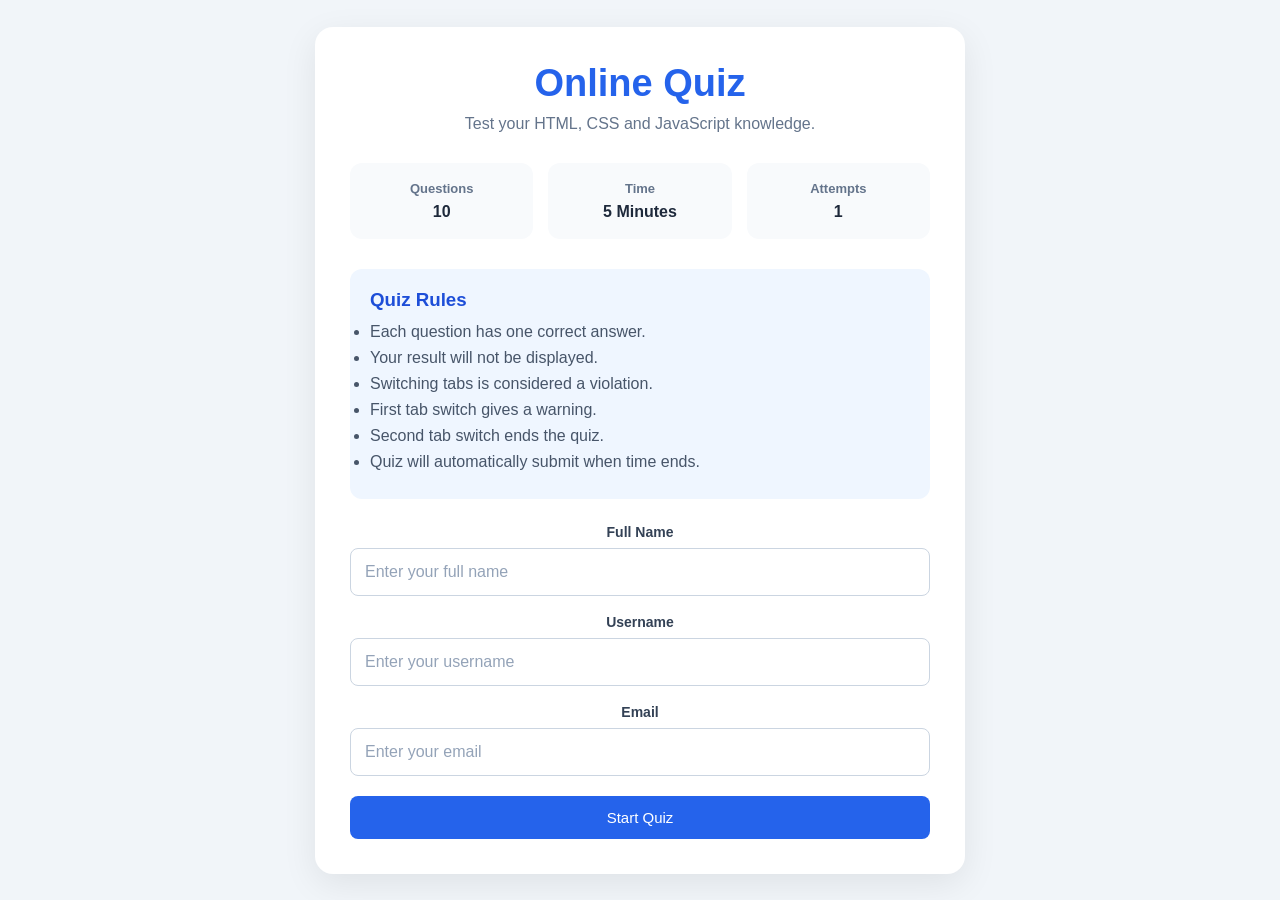
<file: index.html>
<!DOCTYPE html>
<html lang="en">
<head>
    <meta charset="UTF-8">
    <meta name="viewport" content="width=device-width, initial-scale=1.0">
    <title>Online Quiz</title>

    <link rel="stylesheet" href="style.css">
</head>

<body>

    <!-- =========================
         START SCREEN
    ========================== -->

    <div id="startScreen" class="screen">

        <div class="card start-card">

            <h1>Online Quiz</h1>

            <p class="subtitle">
                Test your HTML, CSS and JavaScript knowledge.
            </p>

            <div class="quiz-info">

                <div>
                    <strong>Questions</strong>
                    <span>10</span>
                </div>

                <div>
                    <strong>Time</strong>
                    <span>5 Minutes</span>
                </div>

                <div>
                    <strong>Attempts</strong>
                    <span>1</span>
                </div>

            </div>

            <div class="rules">

                <h3>Quiz Rules</h3>

                <ul>
                    <li>Each question has one correct answer.</li>
                    <li>Your result will not be displayed.</li>
                    <li>Switching tabs is considered a violation.</li>
                    <li>First tab switch gives a warning.</li>
                    <li>Second tab switch ends the quiz.</li>
                    <li>Quiz will automatically submit when time ends.</li>
                </ul>

            </div>

           <!-- Student Information -->

<div class="student-form">

    <div class="form-group">

        <label for="studentName">
            Full Name
        </label>

        <input
            type="text"
            id="studentName"
            placeholder="Enter your full name"
            autocomplete="name"
            required
        >

    </div>


    <div class="form-group">

        <label for="username">
            Username
        </label>

        <input
            type="text"
            id="username"
            placeholder="Enter your username"
            autocomplete="username"
            required
        >

    </div>


    <div class="form-group">

        <label for="studentEmail">
            Email
        </label>

        <input
            type="email"
            id="studentEmail"
            placeholder="Enter your email"
            autocomplete="email"
            required
        >

    </div>


    <button
        id="startBtn"
        class="primary-btn"
        type="button"
    >
        Start Quiz
    </button>

</div>

        </div>

    </div>


    <!-- =========================
         QUIZ SCREEN
    ========================== -->

    <div id="quizScreen" class="screen hidden">

        <div class="quiz-wrapper">

            <header class="quiz-header">

                <div>
                    <h2>Online Quiz</h2>

                    <p>
                        Question
                        <span id="currentQuestion">1</span>
                        /
                        <span id="totalQuestions">10</span>
                    </p>
                </div>

                <div class="timer-box">

                    <span>Time Left</span>

                    <strong id="timer">
                        05:00
                    </strong>

                </div>

            </header>


            <!-- Warning -->

            <div id="warningBox" class="warning-box hidden">

                <strong>⚠️ Anti-Cheating Warning</strong>

                <p id="warningMessage">
                    Please stay on the quiz page.
                </p>

            </div>


            <!-- Progress -->

            <div class="progress-container">

                <div
                    id="progressBar"
                    class="progress-bar">
                </div>

            </div>


            <!-- Question -->

            <main class="question-card">

                <div class="question-header">

                    <span id="questionBadge">
                        Question 1
                    </span>

                </div>

                <h2 id="questionText">
                    Question goes here
                </h2>

                <div id="optionsContainer">

                    <!-- Options generated by JavaScript -->

                </div>

            </main>


            <!-- Navigation -->

            <div class="navigation">

                <button
                    id="previousBtn"
                    class="secondary-btn">
                    Previous
                </button>

                <button
                    id="nextBtn"
                    class="primary-btn">
                    Next
                </button>

            </div>


            <!-- Question Navigator -->

            <div class="question-navigation">

                <h3>Questions</h3>

                <div id="questionNumbers">
                    <!-- Generated by JS -->
                </div>

            </div>

        </div>

    </div>


    <!-- =========================
         SUBMITTED SCREEN
    ========================== -->

    <div id="submittedScreen" class="screen hidden">

        <div class="card result-card">

            <div class="success-icon">
                ✓
            </div>

            <h1>Quiz Submitted</h1>

            <p id="submitMessage">
                Your quiz has been submitted successfully.
            </p>

            <p class="private-result">
                Your result will be available to the instructor.
            </p>

        </div>

    </div>


    <!-- =========================
         QUIZ ENDED SCREEN
    ========================== -->

    <div id="endedScreen" class="screen hidden">

        <div class="card result-card danger-card">

            <div class="danger-icon">
                !
            </div>

            <h1>Quiz Terminated</h1>

            <p>
                Your quiz has been ended because of an
                anti-cheating violation.
            </p>

            <p class="private-result">
                Please contact your instructor if you believe
                this happened by mistake.
            </p>

        </div>

    </div>


    <script src="script.js"></script>
    <script src="anticheat.js"></script>

</body>
</html>
</file>
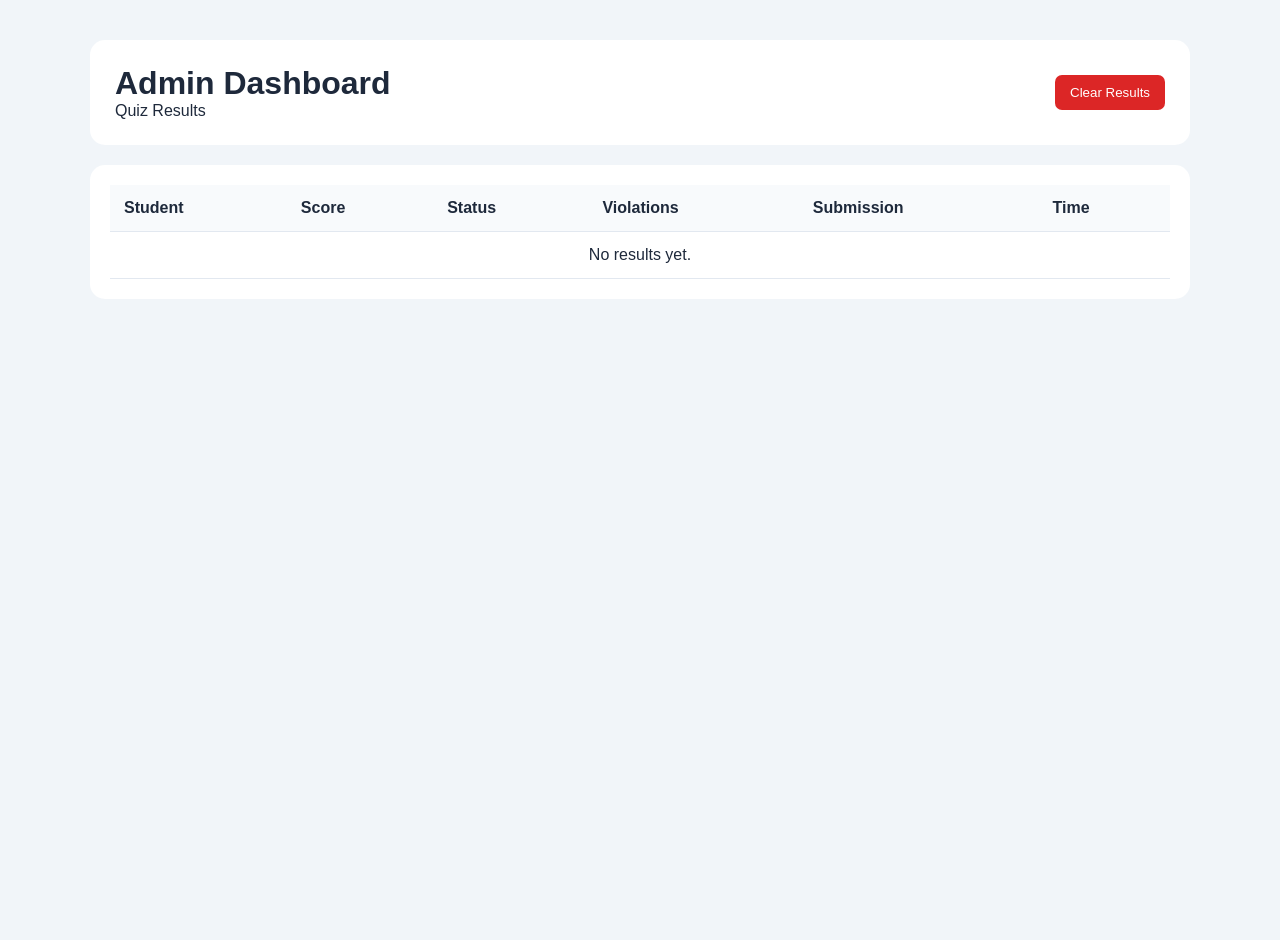
<file: admin.html>
<!DOCTYPE html>
<html lang="en">

<head>

    <meta charset="UTF-8">

    <meta
        name="viewport"
        content="width=device-width, initial-scale=1.0"
    >

    <title>Admin Dashboard</title>

    <link
        rel="stylesheet"
        href="style.css"
    >

    <style>

        .admin-container {
            width: 95%;
            max-width: 1100px;
            margin: 40px auto;
        }

        .admin-header {
            background: white;
            padding: 25px;
            border-radius: 15px;
            margin-bottom: 20px;

            display: flex;
            justify-content: space-between;
            align-items: center;
        }

        .table-container {
            background: white;
            padding: 20px;
            border-radius: 15px;
            overflow-x: auto;
        }

        table {
            width: 100%;
            border-collapse: collapse;
        }

        th,
        td {
            padding: 14px;
            text-align: left;
            border-bottom: 1px solid #e2e8f0;
        }

        th {
            background: #f8fafc;
        }

        .passed {
            color: #16a34a;
            font-weight: bold;
        }

        .failed {
            color: #dc2626;
            font-weight: bold;
        }

        .cheating {
            color: #dc2626;
            font-weight: bold;
        }

        .clear-btn {
            border: none;
            background: #dc2626;
            color: white;
            padding: 10px 15px;
            border-radius: 7px;
            cursor: pointer;
        }

        .clear-btn:hover {
            background: #b91c1c;
        }

    </style>

</head>


<body>

    <div class="admin-container">

        <div class="admin-header">

            <div>

                <h1>Admin Dashboard</h1>

                <p>
                    Quiz Results
                </p>

            </div>

            <button
                class="clear-btn"
                id="clearResults"
            >
                Clear Results
            </button>

        </div>


        <div class="table-container">

            <table>

                <thead>

                    <tr>

                        <th>
                            Student
                        </th>

                        <th>
                            Score
                        </th>

                        <th>
                            Status
                        </th>

                        <th>
                            Violations
                        </th>

                        <th>
                            Submission
                        </th>

                        <th>
                            Time
                        </th>

                    </tr>

                </thead>

                <tbody id="resultsTable">

                </tbody>

            </table>

        </div>

    </div>


    <script>

        const resultsTable =
            document.getElementById(
                "resultsTable"
            );


        function loadResults() {

            const results =
                JSON.parse(
                    localStorage.getItem(
                        "quizResults"
                    )
                ) || [];


            resultsTable.innerHTML = "";


            if (results.length === 0) {

                resultsTable.innerHTML = `

                    <tr>

                        <td
                            colspan="6"
                            style="text-align:center"
                        >
                            No results yet.
                        </td>

                    </tr>

                `;

                return;

            }


            results.forEach(
                function(result) {

                    const row =
                        document.createElement(
                            "tr"
                        );


                    let status = "";

                    let statusClass = "";


                    if (
                        result.reason
                        === "cheating"
                    ) {

                        status =
                            "Quiz Terminated";

                        statusClass =
                            "cheating";

                    } else if (
                        result.reason
                        === "time"
                    ) {

                        status =
                            "Time Expired";

                        statusClass =
                            "failed";

                    } else {

                        status =
                            "Submitted";

                        statusClass =
                            "passed";

                    }


                    row.innerHTML = `

                        <td>
                            ${result.studentName}
                        </td>

                        <td>
                            ${result.score}
                            /
                            ${result.total}
                        </td>

                        <td
                            class="${statusClass}"
                        >
                            ${status}
                        </td>

                        <td>
                            ${result.violations}
                        </td>

                        <td>
                            ${result.reason}
                        </td>

                        <td>
                            ${result.submittedAt}
                        </td>

                    `;


                    resultsTable.appendChild(
                        row
                    );

                }
            );

        }


        document
            .getElementById("clearResults")
            .addEventListener(
                "click",
                function() {

                    const confirmClear =
                        confirm(
                            "Are you sure you want to delete all results?"
                        );


                    if (confirmClear) {

                        localStorage.removeItem(
                            "quizResults"
                        );

                        loadResults();

                    }

                }
            );


        loadResults();

    </script>

</body>

</html>
</file>
<file: style.css>
* {
    margin: 0;
    padding: 0;
    box-sizing: border-box;
}

body {
    font-family: Arial, Helvetica, sans-serif;
    background: #f1f5f9;
    color: #1e293b;
    min-height: 100vh;
}


/* =========================
   COMMON
========================= */

.screen {
    min-height: 100vh;

    display: flex;
    justify-content: center;
    align-items: center;

    padding: 25px;
}

.hidden {
    display: none !important;
}

.card {
    width: 100%;
    max-width: 650px;

    background: white;

    padding: 35px;

    border-radius: 18px;

    box-shadow:
        0 10px 35px rgba(0, 0, 0, 0.08);
}


/* =========================
   START SCREEN
========================= */

.start-card {
    text-align: center;
}

.start-card h1 {
    font-size: 38px;
    margin-bottom: 10px;
    color: #2563eb;
}

.subtitle {
    color: #64748b;
    margin-bottom: 30px;
}


.quiz-info {
    display: grid;
    grid-template-columns: repeat(3, 1fr);

    gap: 15px;

    margin-bottom: 30px;
}

.quiz-info div {
    background: #f8fafc;

    padding: 18px;

    border-radius: 12px;
}

.quiz-info strong {
    display: block;

    font-size: 13px;

    color: #64748b;

    margin-bottom: 7px;
}

.quiz-info span {
    font-weight: bold;
}


.rules {
    text-align: left;

    background: #eff6ff;

    padding: 20px;

    border-radius: 12px;

    margin-bottom: 25px;
}

.rules h3 {
    margin-bottom: 12px;

    color: #1d4ed8;
}

.rules li {
    margin: 8px 0;

    color: #475569;
}

/* =========================
   STUDENT INFORMATION FORM
========================= */

.student-form {
    display: flex;
    flex-direction: column;
    gap: 18px;
    margin-top: 25px;
    width: 100%;
}

.form-group {
    display: flex;
    flex-direction: column;
    gap: 8px;
}

.form-group label {
    font-size: 14px;
    font-weight: 600;
    color: #334155;
}

.form-group input {
    width: 100%;

    padding: 14px;

    border: 1px solid #cbd5e1;

    border-radius: 8px;

    font-size: 16px;

    outline: none;

    transition:
        border-color 0.2s ease,
        box-shadow 0.2s ease;
}

.form-group input:focus {
    border-color: #2563eb;

    box-shadow:
        0 0 0 3px rgba(37, 99, 235, 0.12);
}

.form-group input::placeholder {
    color: #94a3b8;
}

.student-form .primary-btn {
    width: 100%;

    margin-top: 2px;
}


/* =========================
   BUTTONS
========================= */

button {
    font-family: inherit;
}

.primary-btn,
.secondary-btn {
    border: none;

    padding: 13px 24px;

    border-radius: 8px;

    font-size: 15px;

    cursor: pointer;

    transition: 0.2s;
}

.primary-btn {
    background: #2563eb;

    color: white;
}

.primary-btn:hover {
    background: #1d4ed8;
}

.secondary-btn {
    background: #e2e8f0;

    color: #334155;
}

.secondary-btn:hover {
    background: #cbd5e1;
}

button:disabled {
    opacity: 0.5;

    cursor: not-allowed;
}


/* =========================
   QUIZ
========================= */

.quiz-wrapper {
    width: 100%;
    max-width: 900px;

    margin: auto;
}

.quiz-header {
    background: white;

    padding: 20px 25px;

    border-radius: 14px;

    display: flex;

    justify-content: space-between;

    align-items: center;

    margin-bottom: 15px;

    box-shadow:
        0 5px 20px rgba(0, 0, 0, 0.05);
}

.quiz-header h2 {
    margin-bottom: 5px;
}

.quiz-header p {
    color: #64748b;
}

.timer-box {
    text-align: center;

    background: #eff6ff;

    padding: 10px 20px;

    border-radius: 10px;
}

.timer-box span {
    display: block;

    font-size: 12px;

    color: #64748b;
}

.timer-box strong {
    display: block;

    color: #2563eb;

    font-size: 22px;

    margin-top: 3px;
}


/* =========================
   WARNING
========================= */

.warning-box {
    background: #fef3c7;

    border: 1px solid #f59e0b;

    color: #92400e;

    padding: 15px 20px;

    border-radius: 10px;

    margin-bottom: 15px;
}

.warning-box strong {
    display: block;

    margin-bottom: 5px;
}


/* =========================
   PROGRESS
========================= */

.progress-container {
    width: 100%;

    height: 8px;

    background: #e2e8f0;

    border-radius: 10px;

    overflow: hidden;

    margin-bottom: 15px;
}

.progress-bar {
    height: 100%;

    width: 10%;

    background: #2563eb;

    transition: width 0.3s;
}


/* =========================
   QUESTION
========================= */

.question-card {
    background: white;

    padding: 30px;

    border-radius: 14px;

    box-shadow:
        0 5px 20px rgba(0, 0, 0, 0.05);
}

.question-header {
    margin-bottom: 15px;
}

#questionBadge {
    display: inline-block;

    background: #dbeafe;

    color: #1d4ed8;

    padding: 6px 12px;

    border-radius: 20px;

    font-size: 13px;

    font-weight: bold;
}

#questionText {
    font-size: 23px;

    line-height: 1.5;

    margin-bottom: 25px;
}


/* =========================
   OPTIONS
========================= */

.option {
    display: flex;

    align-items: center;

    width: 100%;

    padding: 16px;

    margin-bottom: 12px;

    border: 2px solid #e2e8f0;

    border-radius: 10px;

    cursor: pointer;

    transition: 0.2s;

    background: white;
}

.option:hover {
    border-color: #93c5fd;

    background: #f8fbff;
}

.option.selected {
    border-color: #2563eb;

    background: #eff6ff;
}

.option input {
    margin-right: 13px;

    width: 17px;

    height: 17px;

    accent-color: #2563eb;
}

.option-label {
    font-size: 16px;
}


/* =========================
   NAVIGATION
========================= */

.navigation {
    display: flex;

    justify-content: space-between;

    margin-top: 15px;
}


/* =========================
   QUESTION NUMBERS
========================= */

.question-navigation {
    background: white;

    padding: 20px;

    border-radius: 14px;

    margin-top: 15px;
}

.question-navigation h3 {
    margin-bottom: 15px;
}

#questionNumbers {
    display: flex;

    flex-wrap: wrap;

    gap: 8px;
}

.question-number {
    width: 40px;
    height: 40px;

    border: none;

    border-radius: 8px;

    background: #e2e8f0;

    color: #475569;

    cursor: pointer;
}

.question-number.current {
    background: #2563eb;

    color: white;
}

.question-number.answered {
    background: #22c55e;

    color: white;
}


/* =========================
   SUBMITTED / ENDED
========================= */

.result-card {
    text-align: center;
}

.success-icon,
.danger-icon {
    width: 70px;
    height: 70px;

    border-radius: 50%;

    display: flex;

    align-items: center;
    justify-content: center;

    margin: 0 auto 20px;

    font-size: 35px;

    font-weight: bold;
}

.success-icon {
    background: #dcfce7;

    color: #16a34a;
}

.danger-icon {
    background: #fee2e2;

    color: #dc2626;
}

.result-card h1 {
    margin-bottom: 15px;
}

.result-card p {
    color: #64748b;

    line-height: 1.6;
}

.private-result {
    margin-top: 15px;

    font-size: 14px;
}


/* =========================
   RESPONSIVE
========================= */

@media (max-width: 650px) {

    .screen {
        padding: 15px;
    }

    .card {
        padding: 25px 20px;
    }

    .quiz-info {
        grid-template-columns: 1fr;
    }

    .quiz-header {
        padding: 15px;

        align-items: flex-start;
    }

    .timer-box {
        padding: 8px 12px;
    }

    .question-card {
        padding: 20px;
    }

    #questionText {
        font-size: 19px;
    }

}
</file>
